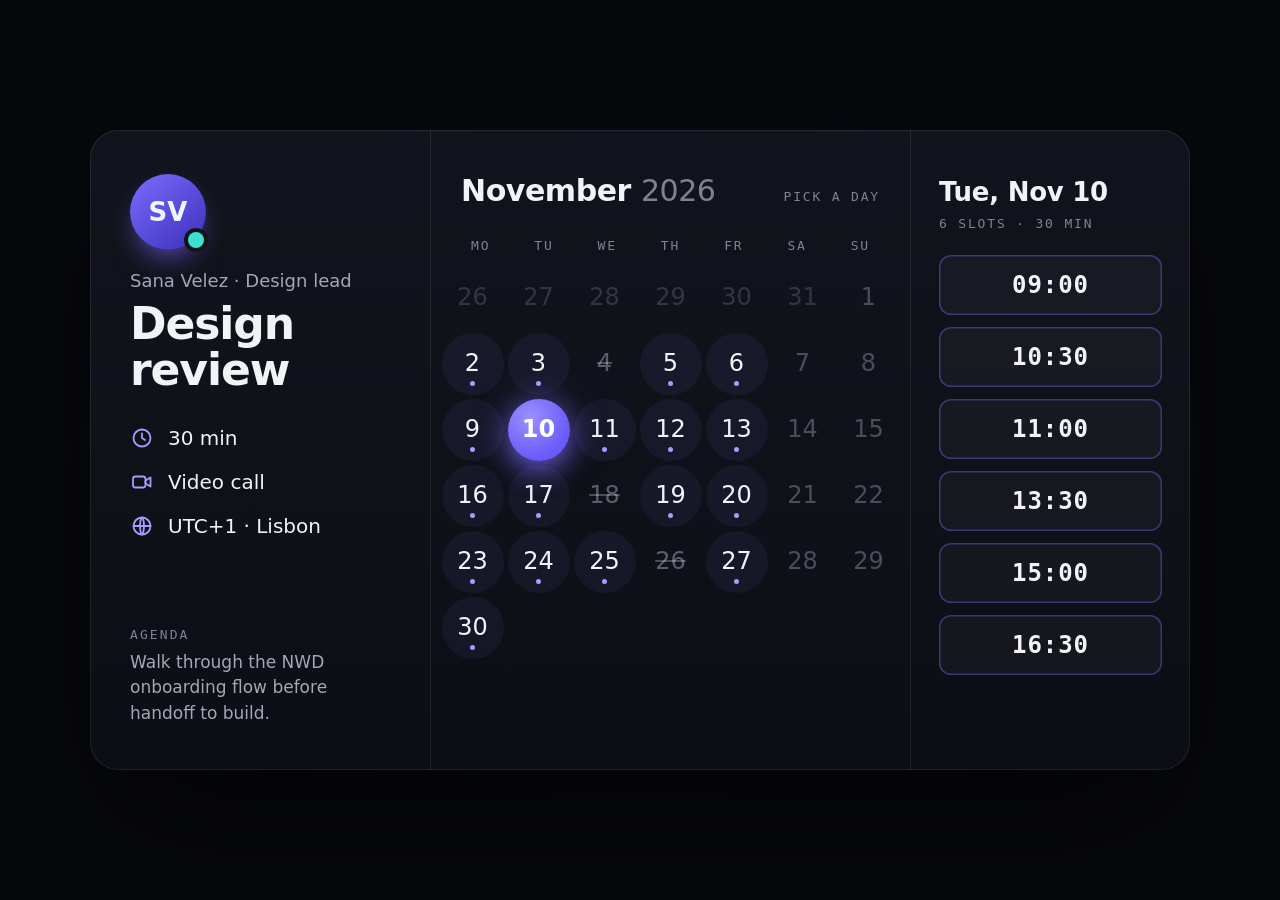
<file: index.html>
<!doctype html>
<html lang="en">
<head>
  <meta charset="utf-8">
  <meta name="viewport" content="width=device-width,initial-scale=1">
  <title>Slot Booking — veraetogrex_portfolio</title>
  <link rel="stylesheet" href="style.css">
</head>
<body>
  <!-- Slot Booking · zero dependencies · github.com/veraetogrex-portfolio -->
  <div class="sb-wash" aria-hidden="true"></div>

  <section class="sb" id="booking" aria-label="Book a design review">
    <div class="sb-box"></div>

    <div class="sb-cols">
      <div class="sb-col sb-meeting">
        <div class="sb-avatar">SV</div>
        <p class="sb-host">Sana Velez · Design lead</p>
        <h1>Design review</h1>
        <ul class="sb-meta">
          <li><svg viewBox="0 0 24 24"><circle cx="12" cy="12" r="8.5"/><path d="M12 7.5V12l3 2"/></svg>30 min</li>
          <li><svg viewBox="0 0 24 24"><rect x="3" y="6.5" width="12.5" height="11" rx="2.5"/><path d="M15.5 10.5l5-3v9l-5-3z"/></svg>Video call</li>
          <li><svg viewBox="0 0 24 24"><circle cx="12" cy="12" r="8.5"/><path d="M3.5 12h17M12 3.5c2.6 2.6 2.6 14.4 0 17M12 3.5c-2.6 2.6-2.6 14.4 0 17"/></svg>UTC+1 · Lisbon</li>
        </ul>
        <p class="sb-agenda"><b>Agenda</b>Walk through the NWD onboarding flow before handoff to build.</p>
      </div>

      <div class="sb-col sb-calendar">
        <div class="sb-month"><h2>November <span>2026</span></h2><span class="sb-tag">Pick a day</span></div>
        <div class="sb-weekdays"><span>Mo</span><span>Tu</span><span>We</span><span>Th</span><span>Fr</span><span>Sa</span><span>Su</span></div>
        <div class="sb-grid"><div class="sb-ghost"></div><div class="sb-disc"></div></div>
      </div>

      <div class="sb-col sb-slots">
        <h2 class="sb-day">Tue, Nov 10</h2>
        <p class="sb-sub" role="status">6 slots · 30 min</p>
        <div class="sb-list"></div>
      </div>
    </div>

    <div class="sb-booked" hidden>
      <svg class="sb-badge" viewBox="0 0 132 132">
        <circle cx="66" cy="66" r="60" class="sb-badge-bg"/>
        <circle cx="66" cy="66" r="60" class="sb-ring" pathLength="100"/>
        <path d="M41 68 L58 84 L92 49" class="sb-check" pathLength="100"/>
      </svg>
      <h2 class="sb-done">Booked</h2>
      <p class="sb-with">Design review with <b>Sana Velez</b></p>
      <p class="sb-when"><span class="sb-when-day"></span><i></i><span class="sb-when-time"></span></p>
      <div class="sb-actions">
        <button class="sb-add">Add to calendar</button>
        <button class="sb-again">Book another</button>
      </div>
    </div>
  </section>

  <script src="script.js"></script>
</body>
</html>
</file>
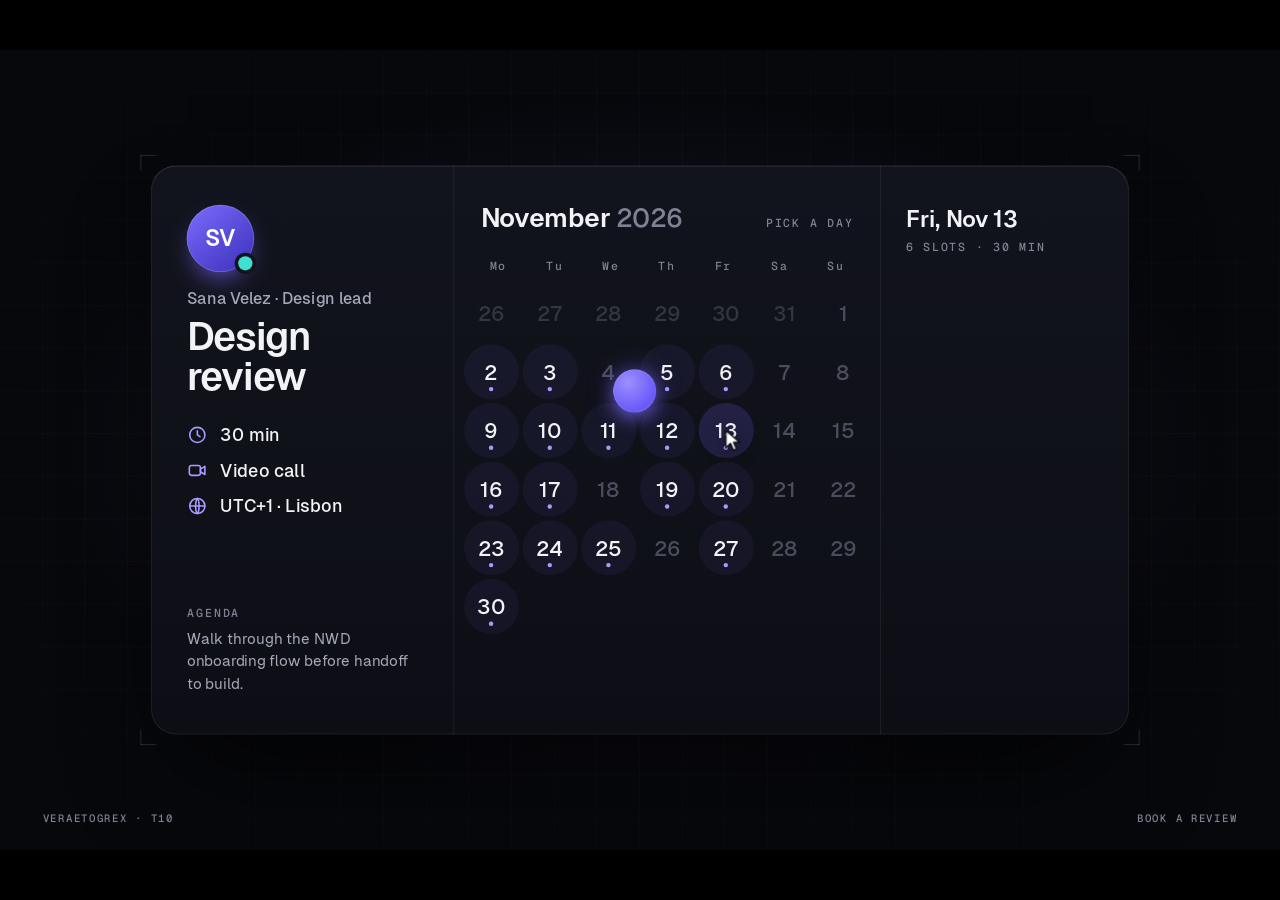
<file: mockup/slot-booking.autoplay.html>
<!doctype html>
<html lang="en">
<head>
<meta charset="utf-8">
<meta name="viewport" content="width=device-width,initial-scale=1">
<title>T10 Slot Booking — pick a day, pick a slot, done</title>
<link rel="stylesheet" href="_shared/nocturne.css">
<style>
  #stage{background:radial-gradient(ellipse 65% 60% at 50% 50%,#0E1018 0%,var(--void) 72%)}
  .halo{position:absolute;left:50%;top:50%;width:1300px;height:820px;margin:-410px 0 0 -650px;border-radius:50%;pointer-events:none;z-index:0;
    background:radial-gradient(closest-side,rgba(124,108,255,.10),rgba(124,108,255,0))}

  /* morphing container */
  .box{position:absolute;left:170px;top:130px;width:1100px;height:640px;border-radius:28px;z-index:1;
    background:linear-gradient(180deg,#12141D 0%,#0D0E15 100%);
    box-shadow:0 0 0 1px rgba(255,255,255,.08) inset,0 1px 0 rgba(255,255,255,.08) inset,0 60px 120px -40px rgba(0,0,0,.85)}
  .box .hud-corners{inset:-12px}
  .cols{position:absolute;left:170px;top:130px;width:1100px;height:640px;z-index:2;display:flex}
  .col{position:relative;height:100%}
  .col + .col{border-left:1px solid var(--line)}

  /* left — meeting card */
  .c1{width:340px;padding:44px 40px}
  .ava{position:relative;width:76px;height:76px;border-radius:50%;display:flex;align-items:center;justify-content:center;font:600 26px var(--f-text);color:#fff;
    background:linear-gradient(140deg,#7C6CFF,#3B2FB8);box-shadow:0 0 0 1px rgba(255,255,255,.18) inset,0 14px 30px -10px rgba(124,108,255,.8)}
  .ava::after{content:"";position:absolute;right:2px;bottom:2px;width:16px;height:16px;border-radius:50%;background:var(--ion);box-shadow:0 0 0 4px #12141D}
  .host{margin-top:18px;font:500 18px var(--f-text);color:var(--text-2)}
  .mt{margin-top:8px;font:600 44px/1.05 var(--f-text);letter-spacing:-.025em;color:var(--text)}
  .meta{margin-top:30px;display:flex;flex-direction:column;gap:16px}
  .meta div{display:flex;align-items:center;gap:14px;font:500 20px var(--f-text);color:var(--text)}
  .meta svg{width:24px;height:24px;color:var(--pulse-soft);flex:none}
  .desc{position:absolute;left:40px;right:40px;bottom:44px;font:400 17px/1.5 var(--f-text);color:var(--text-2)}
  .desc b{font:500 13px var(--f-mono);letter-spacing:.16em;text-transform:uppercase;color:var(--text-3);display:block;margin-bottom:8px}

  /* center — calendar */
  .c2{width:480px;padding:40px 18px 0 18px}
  .mh{display:flex;align-items:baseline;justify-content:space-between;padding:0 12px}
  .mh .m{font:600 30px var(--f-text);letter-spacing:-.015em}
  .mh .y{color:var(--text-3);font-weight:500}
  .mh .tz{font:500 13px var(--f-mono);letter-spacing:.14em;color:var(--text-3);text-transform:uppercase}
  .wd{display:grid;grid-template-columns:repeat(7,1fr);margin-top:26px;font:500 13px var(--f-mono);letter-spacing:.14em;color:var(--text-3);text-align:center}
  .cal{position:relative;display:grid;grid-template-columns:repeat(7,62px);grid-auto-rows:62px;gap:4px;justify-content:center;margin-top:14px}
  .day{position:relative;z-index:1;width:62px;height:62px;border-radius:50%;display:flex;align-items:center;justify-content:center;font:500 24px var(--f-text);color:var(--text);transition:color .2s,background .2s;outline:none}
  .day.av::after{content:"";position:absolute;left:50%;bottom:9px;width:5px;height:5px;margin-left:-2.5px;border-radius:50%;background:var(--pulse-soft);transition:opacity .2s}
  .day.av{background:rgba(124,108,255,.07)}
  .day.av.li-hover:not(.sel),.day.av:hover:not(.sel){background:rgba(124,108,255,.18)}
  .day.off{color:#4A4D5C;cursor:default}
  .day.out{color:#33353F;cursor:default}
  .day.sel{color:#fff;font-weight:700;background:transparent}
  .day.sel::after{opacity:0}
  .day.today{box-shadow:0 0 0 1.5px rgba(255,255,255,.18) inset}
  .day:focus-visible{box-shadow:0 0 0 2px var(--pulse-soft)}
  .disc{position:absolute;left:0;top:0;width:62px;height:62px;border-radius:50%;z-index:0;pointer-events:none;will-change:transform;
    background:radial-gradient(circle at 35% 30%,#9C90FF,var(--pulse-btn) 70%);box-shadow:0 0 0 1px rgba(255,255,255,.18) inset,0 10px 30px -6px rgba(124,108,255,.9),0 0 40px -6px rgba(124,108,255,.7)}
  .trail{position:absolute;left:0;top:0;width:62px;height:62px;border-radius:50%;z-index:0;pointer-events:none;border:2px solid var(--pulse);opacity:0}

  /* right — slots */
  .c3{width:280px;padding:44px 28px 0 28px}
  .sh{font:600 26px var(--f-text);letter-spacing:-.01em;white-space:nowrap}
  .ss{margin-top:6px;font:500 13px var(--f-mono);letter-spacing:.14em;color:var(--text-3);text-transform:uppercase}
  .slots{margin-top:24px;display:flex;flex-direction:column;gap:12px}
  .slot{position:relative;height:60px}
  .slot .tm{position:absolute;left:0;top:0;height:60px;width:100%;border-radius:12px;font:600 24px var(--f-display);letter-spacing:.06em;color:var(--text);
    background:rgba(255,255,255,.03);box-shadow:0 0 0 1.5px rgba(124,108,255,.38) inset;transition:width .42s var(--ease-out),background .2s,box-shadow .2s,color .2s;outline:none;z-index:1}
  .slot .tm.li-hover,.slot .tm:hover{background:rgba(124,108,255,.12);box-shadow:0 0 0 1.5px rgba(124,108,255,.7) inset}
  .slot .tm:focus-visible{box-shadow:0 0 0 2px #fff inset}
  .slot .cf{position:absolute;right:0;top:0;height:60px;width:calc(50% - 5px);border-radius:12px;font:600 18px var(--f-text);color:#fff;background:var(--pulse-btn);
    box-shadow:0 0 0 1px rgba(255,255,255,.14) inset,0 10px 26px -8px rgba(124,108,255,.9);opacity:0;transform:translateX(-70%) scale(.92);pointer-events:none;
    transition:transform .46s var(--ease-back),opacity .25s;outline:none}
  .slot .cf.li-hover,.slot .cf:hover{background:#7D6EFF}
  .slot.sel .tm{width:calc(50% - 5px);background:#1B1A33;color:#fff;box-shadow:0 0 0 1.5px var(--pulse) inset}
  .slot.sel .cf{opacity:1;transform:none;pointer-events:auto}

  /* booked */
  .booked{position:absolute;left:440px;top:150px;width:560px;height:600px;z-index:3;display:none;flex-direction:column;align-items:center;text-align:center;padding-top:62px}
  .booked.on{display:flex}
  .badge{position:relative;width:132px;height:132px}
  .badge svg{position:absolute;inset:0}
  .badge .glow{position:absolute;inset:0;border-radius:50%;box-shadow:0 0 60px 6px rgba(63,224,208,.35);opacity:0}
  .bk{margin-top:28px;font:700 60px/1 var(--f-display);letter-spacing:.04em;text-transform:uppercase;color:var(--ion)}
  .bw{margin-top:14px;font:500 21px var(--f-text);color:var(--text-2)}
  .bw b{color:var(--text);font-weight:600}
  .when{margin-top:26px;display:flex;align-items:center;gap:14px;height:64px;padding:0 24px;border-radius:14px;background:rgba(255,255,255,.04);box-shadow:0 0 0 1px var(--line-2) inset;font:600 26px var(--f-text);letter-spacing:-.01em}
  .when i{width:1px;height:26px;background:var(--line-2)}
  .when span{font-family:var(--f-display);letter-spacing:.04em}
  .acts{margin-top:34px;display:flex;gap:14px}
  .acts .btn{height:58px;font-size:18px}
  .add{background:var(--ion);color:#05221F;box-shadow:0 12px 34px -12px rgba(63,224,208,.9)}
  .add.li-hover,.add:hover{box-shadow:0 0 0 5px rgba(63,224,208,.18),0 12px 34px -10px rgba(63,224,208,1)}
  .again.li-hover,.again:hover{background:rgba(255,255,255,.1)}
  .bk-in > *{will-change:transform,opacity}

  /* payoff: Ion floods the screen from the badge when the booking lands */
  .flood{position:absolute;left:720px;top:278px;width:3000px;height:3000px;margin:-1500px 0 0 -1500px;border-radius:50%;z-index:0;pointer-events:none;opacity:0;will-change:transform,opacity;
    background:radial-gradient(closest-side,rgba(63,224,208,.46),rgba(63,224,208,.22) 28%,rgba(63,224,208,.08) 58%,rgba(63,224,208,0))}
  .bwave{position:absolute;left:0;top:0;width:132px;height:132px;border-radius:50%;border:2px solid var(--ion);opacity:0;pointer-events:none}
  .box{transition:box-shadow .5s}
  .box.won{box-shadow:0 0 0 1px rgba(63,224,208,.45) inset,0 0 0 1px rgba(63,224,208,.15),0 0 90px -10px rgba(63,224,208,.45),0 60px 120px -40px rgba(0,0,0,.85)}
</style>
</head>
<body>
<div id="stage" class="grid" data-title="T10 Slot Booking" data-url="veraetogrex-portfolio.github.io/book/design-review">
  <div class="halo"></div>
  <div class="flood" id="flood"></div>
  <div class="box" id="box"><div class="hud-corners"></div></div>

  <div class="cols" id="cols">
    <div class="col c1">
      <div class="ava">SV</div>
      <div class="host">Sana Velez · Design lead</div>
      <div class="mt">Design review</div>
      <div class="meta">
        <div><svg viewBox="0 0 24 24" fill="none" stroke="currentColor" stroke-width="1.8" stroke-linecap="round"><circle cx="12" cy="12" r="8.5"/><path d="M12 7.5V12l3 2"/></svg>30 min</div>
        <div><svg viewBox="0 0 24 24" fill="none" stroke="currentColor" stroke-width="1.8" stroke-linejoin="round"><rect x="3" y="6.5" width="12.5" height="11" rx="2.5"/><path d="M15.5 10.5l5-3v9l-5-3z"/></svg>Video call</div>
        <div><svg viewBox="0 0 24 24" fill="none" stroke="currentColor" stroke-width="1.8" stroke-linecap="round"><circle cx="12" cy="12" r="8.5"/><path d="M3.5 12h17M12 3.5c2.6 2.6 2.6 14.4 0 17M12 3.5c-2.6 2.6-2.6 14.4 0 17"/></svg>UTC+1 · Lisbon</div>
      </div>
      <div class="desc"><b>Agenda</b>Walk through the NWD onboarding flow before handoff to build.</div>
    </div>

    <div class="col c2">
      <div class="mh"><div class="m">November <span class="y">2026</span></div><div class="tz">Pick a day</div></div>
      <div class="wd"><span>Mo</span><span>Tu</span><span>We</span><span>Th</span><span>Fr</span><span>Sa</span><span>Su</span></div>
      <div class="cal" id="grid"><div class="trail" id="ghost"></div><div class="disc" id="disc"></div></div>
    </div>

    <div class="col c3">
      <div class="sh" id="sh">Tue, Nov 10</div>
      <div class="ss" id="ss">6 slots · 30 min</div>
      <div class="slots" id="slots"></div>
    </div>
  </div>

  <div class="booked" id="booked">
    <div class="badge" id="badge">
      <div class="glow" id="bglow"></div><div class="bwave"></div><div class="bwave"></div>
      <svg width="132" height="132" viewBox="0 0 132 132">
        <circle cx="66" cy="66" r="60" fill="rgba(63,224,208,.08)" stroke="rgba(63,224,208,.18)" stroke-width="2"/>
        <circle id="bring" cx="66" cy="66" r="60" fill="none" stroke="#3FE0D0" stroke-width="4" stroke-linecap="round" pathLength="100" stroke-dasharray="100" stroke-dashoffset="100" transform="rotate(-90 66 66)"/>
        <path id="bcheck" d="M41 68 L58 84 L92 49" fill="none" stroke="#3FE0D0" stroke-width="9" stroke-linecap="round" stroke-linejoin="round" pathLength="100" stroke-dasharray="100" stroke-dashoffset="100"/>
      </svg>
    </div>
    <div class="bk">Booked</div>
    <div class="bw">Design review with <b>Sana Velez</b></div>
    <div class="when" id="when"><span id="wd">Fri, Nov 13</span><i></i><span id="wt">14:30–15:00</span></div>
    <div class="acts">
      <button class="btn add" id="add"><svg width="20" height="20" viewBox="0 0 24 24" fill="none" stroke="currentColor" stroke-width="2.2" stroke-linecap="round"><rect x="3.5" y="5" width="17" height="15.5" rx="2.5"/><path d="M3.5 10h17M8 3v4M16 3v4"/></svg><span>Add to calendar</span></button>
      <button class="btn ghost again" id="again">Book another</button>
    </div>
  </div>

  <div class="status-line"><span>Veraetogrex · T10</span><span>Book a review</span></div>
</div>

<script>window.AUTOPLAY = true;</script>
<script src="_shared/stage.js"></script>
<script>
const $ = s => document.querySelector(s);
const $$ = s => [...document.querySelectorAll(s)];
const grid = $('#grid'), disc = $('#disc'), ghost = $('#ghost'), slotsEl = $('#slots');
const box = $('#box'), cols = $('#cols'), booked = $('#booked');
const WD = ['Mon', 'Tue', 'Wed', 'Thu', 'Fri', 'Sat', 'Sun'];
const FULL = new Set([4, 18, 26]);
const POOL = ['09:00', '09:30', '10:00', '10:30', '11:00', '11:30', '13:00', '13:30', '14:00', '14:30', '15:00', '15:30', '16:00', '16:30', '17:00', '17:30'];
function slotsFor(d) {
  if (d === 10) return ['09:00', '10:30', '11:00', '13:30', '15:00', '16:30'];
  if (d === 13) return ['09:30', '11:00', '13:00', '14:30', '16:00', '17:30'];
  const out = []; let k = (d * 7) % 3;
  while (out.length < 6 && k < POOL.length) { out.push(POOL[k]); k += 2 + ((d + k) % 2); }
  return out;
}
const dow = d => (d - 2 + 7 * 10) % 7;   // Nov 2, 2026 is a Monday

// ---- calendar ----
const cells = {};
for (let d = 26; d <= 31; d++) { const b = document.createElement('div'); b.className = 'day out'; b.textContent = d; grid.appendChild(b); }
for (let d = 1; d <= 30; d++) {
  const b = document.createElement('button');
  const wk = dow(d) >= 5, av = !wk && !FULL.has(d) && d >= 2;
  b.className = 'day ' + (av ? 'av' : 'off');
  b.textContent = d; b.dataset.d = d;
  if (av) { b.addEventListener('click', () => pickDay(Stage.ctx(), d)); b.setAttribute('aria-label', `November ${d}`); }
  else b.tabIndex = -1;
  grid.appendChild(b); cells[d] = b;
}
const posOf = d => [cells[d].offsetLeft, cells[d].offsetTop];

// ---- state ----
let day = 10, slot = null, flying = null, phase = 'pick';

function label(d) { return `${WD[dow(d)]}, Nov ${d}`; }
function renderSlots(d, s) {
  slotsEl.innerHTML = '';
  slotsFor(d).forEach((t, k) => {
    const r = document.createElement('div'); r.className = 'slot'; r.dataset.t = t;
    r.innerHTML = `<button class="tm">${t}</button><button class="cf">Confirm</button>`;
    r.querySelector('.tm').addEventListener('click', () => pickSlot(r));
    r.querySelector('.cf').addEventListener('click', () => book(Stage.ctx()));
    slotsEl.appendChild(r);
    if (s) r.animate([{ opacity: 0, transform: 'translateY(18px) scale(.97)' }, { opacity: 1, transform: 'none' }], { duration: 420, delay: 40 + k * 55, easing: 'cubic-bezier(.2,.8,.2,1)', fill: 'backwards' });
  });
  $('#sh').textContent = label(d);
  $('#ss').textContent = `${slotsFor(d).length} slots · 30 min`;
}
function placeDisc(d) { const [x, y] = posOf(d); disc.style.transform = `translate(${x}px,${y}px)`; disc.style.zIndex = ''; }

// FLIP flight along an arc
async function pickDay(s, d) {
  if (phase !== 'pick' || d === day) return;
  const from = day; day = d; slot = null;
  const [x0, y0] = posOf(from), [x1, y1] = posOf(d);
  cells[from].classList.remove('sel');
  // slots: old ones leave, new ones cascade in
  const old = $$('.slot');
  old.forEach((r, k) => r.animate([{ opacity: 1, transform: 'none' }, { opacity: 0, transform: 'translateX(16px)' }], { duration: 160, delay: k * 22, easing: 'ease-in', fill: 'forwards' }));
  $('#sh').animate([{ opacity: 1 }, { opacity: 0 }, { opacity: 1 }], { duration: 380 });
  s.later(() => renderSlots(d, true), 190);
  // ghost ring at the origin
  ghost.style.transform = `translate(${x0}px,${y0}px)`;
  ghost.animate([{ opacity: .8, transform: `translate(${x0}px,${y0}px) scale(1)` }, { opacity: 0, transform: `translate(${x0}px,${y0}px) scale(1.5)` }], { duration: 500, easing: 'ease-out' });
  const dist = Math.hypot(x1 - x0, y1 - y0), mx = (x0 + x1) / 2, my = (y0 + y1) / 2 - Math.max(40, dist * .45);
  let landed = false;
  disc.style.zIndex = 2;
  const my_ = flying = s.tween(450, (t, p) => {
    const u = 1 - t, x = u * u * x0 + 2 * u * t * mx + t * t * x1, y = u * u * y0 + 2 * u * t * my + t * t * y1;
    const sc = 1 - .22 * Math.sin(Math.PI * p);
    disc.style.transform = `translate(${x}px,${y}px) scale(${sc})`;
    if (!landed && p > .72) { landed = true; cells[d].classList.add('sel'); disc.style.zIndex = ''; }
  }, s.ease.inOut);
  await my_;
  await s.tween(220, t => disc.style.transform = `translate(${x1}px,${y1}px) scale(${1 + .1 * Math.sin(Math.PI * t)})`, s.ease.out);
}

function pickSlot(r) {
  if (phase !== 'pick') return;
  $$('.slot.sel').forEach(e => e !== r && e.classList.remove('sel'));
  r.classList.toggle('sel');
  slot = r.classList.contains('sel') ? r.dataset.t : null;
}

const BOX0 = { x: 170, y: 130, w: 1100, h: 640 }, BOX1 = { x: 440, y: 150, w: 560, h: 600 };
function setBox(t) { const L = Stage.lerp; box.style.left = L(BOX0.x, BOX1.x, t) + 'px'; box.style.top = L(BOX0.y, BOX1.y, t) + 'px'; box.style.width = L(BOX0.w, BOX1.w, t) + 'px'; box.style.height = L(BOX0.h, BOX1.h, t) + 'px'; }
const kids = () => [...booked.children];

async function book(s) {
  if (phase !== 'pick' || !slot) return;
  phase = 'busy';
  const [h, m] = slot.split(':').map(Number), end = h * 60 + m + 30;
  $('#wd').textContent = label(day); $('#wt').textContent = `${slot}–${String(end / 60 | 0).padStart(2, '0')}:${String(end % 60).padStart(2, '0')}`;
  // collapse toward the centre: columns shrink and fade while the box morphs into the card
  const morph = s.tween(560, (t, p) => {
    setBox(t); const q = Math.min(1, p / .4);
    cols.style.opacity = 1 - q; cols.style.transform = `scale(${1 - .1 * s.ease.out(q)})`;
  }, s.ease.inOut);
  await s.wait(330);
  booked.classList.add('on');
  const ring = $('#bring'), chk = $('#bcheck');
  kids().forEach((e, k) => e.animate([{ opacity: 0, transform: k === 0 ? 'scale(.6)' : 'translateY(16px)' }, { opacity: 1, transform: 'none' }], { duration: 460, delay: k === 0 ? 0 : 140 + k * 70, easing: k === 0 ? 'cubic-bezier(.34,1.56,.64,1)' : 'cubic-bezier(.2,.8,.2,1)', fill: 'backwards' }));
  await s.tween(440, t => ring.setAttribute('stroke-dashoffset', 100 - 100 * t), s.ease.inOut);
  await morph; cols.style.visibility = 'hidden';
  $('#bglow').style.opacity = 1;
  $('#bglow').animate([{ opacity: 0, transform: 'scale(.8)' }, { opacity: 1, transform: 'scale(1)' }], { duration: 500, easing: 'ease-out' });
  flood(s);
  await s.tween(380, t => chk.setAttribute('stroke-dashoffset', 100 - 100 * t), s.ease.out);
  phase = 'booked';
}

function flood(s) {
  const f = $('#flood'), waves = $$('.bwave');
  box.classList.add('won');
  s.tween(1200, (t, p) => {
    f.style.transform = `scale(${.05 + .95 * t})`;
    f.style.opacity = p < .12 ? p / .12 : 1 - .55 * (p - .12) / .88;
  }, s.ease.out).catch(() => {});
  const wave = w => s.tween(1100, (t, p) => { w.style.transform = `scale(${1 + 1.6 * t})`; w.style.opacity = .65 * (1 - p); }, s.ease.out).catch(() => {});
  wave(waves[0]); s.later(() => wave(waves[1]), 180);
}

async function again(s) {
  if (phase !== 'booked') return;
  phase = 'busy';
  const f0 = parseFloat($('#flood').style.opacity) || 0;
  box.classList.remove('won');
  s.tween(420, t => $('#flood').style.opacity = f0 * (1 - t), s.ease.out).catch(() => {});
  const fade = s.tween(240, t => { booked.style.opacity = 1 - t; booked.style.filter = `blur(${t * 10}px)`; booked.style.transform = `scale(${1 - .05 * t})`; }, s.ease.in);
  await s.wait(110);
  const morph = s.tween(520, t => setBox(1 - t), s.ease.inOut);
  await fade;
  booked.classList.remove('on'); booked.style.opacity = ''; booked.style.filter = ''; booked.style.transform = '';
  restoreCalendar();
  await s.wait(30);
  cols.style.visibility = ''; cols.style.opacity = 1;
  cols.animate([{ transform: 'scale(.94)' }, { transform: 'scale(1)' }], { duration: 520, easing: 'cubic-bezier(.2,.8,.2,1)' });
  cols.style.transform = '';
  $$('.col').forEach((c, k) => c.animate([{ opacity: 0, transform: 'translateY(14px)' }, { opacity: 1, transform: 'none' }], { duration: 420, delay: k * 60, easing: 'cubic-bezier(.2,.8,.2,1)', fill: 'backwards' }));
  await morph;
  await s.wait(380);
  phase = 'pick';
}

function restoreCalendar() {
  Object.values(cells).forEach(c => c.classList.remove('sel'));
  day = 10; slot = null; cells[10].classList.add('sel'); placeDisc(10);
  renderSlots(10, false);
  $('#bring').setAttribute('stroke-dashoffset', 100); $('#bcheck').setAttribute('stroke-dashoffset', 100); $('#bglow').style.opacity = 0;
  $('#add span').textContent = 'Add to calendar';
}

$('#again').addEventListener('click', () => again(Stage.ctx()));
$('#add').addEventListener('click', () => { $('#add span').textContent = 'Added ✓'; });

function reset() {
  phase = 'pick';
  booked.classList.remove('on'); booked.style.opacity = ''; booked.style.filter = ''; booked.style.transform = '';
  cols.style.visibility = ''; cols.style.opacity = 1; cols.style.transform = '';
  setBox(0);
  restoreCalendar();
  $('#flood').style.opacity = 0; box.classList.remove('won');
  $$('.bwave').forEach(w => w.style.opacity = 0);
}

const START = [1004, 826];
Stage.init({
  reset,
  cursorStart: START,
  async demo(s) {
    const t0 = performance.now();
    await s.wait(120);
    await s.click(cells[13], { ms: 440 });                       // ≈0.65 s  pick the 13th
    await s.until(t0, 960);
    const r = $$('.slot').find(e => e.dataset.t === '14:30');
    await s.click(r.querySelector('.tm'), { ms: 420, dx: -40 });   // ≈1.45 s  slot splits
    await s.until(t0, 1880);
    await s.click(r.querySelector('.cf'), { ms: 340 });           // ≈2.3 s  confirm -> collapse
    await s.until(t0, 3880);
    await s.click($('#again'), { ms: 420 });                     // ≈4.4 s  book another
    await s.until(t0, 5080);
    await s.move(START, 560, { arc: -.12 });
    await s.until(t0, 6000);
  },
});
</script>
</body>
</html>
</file>
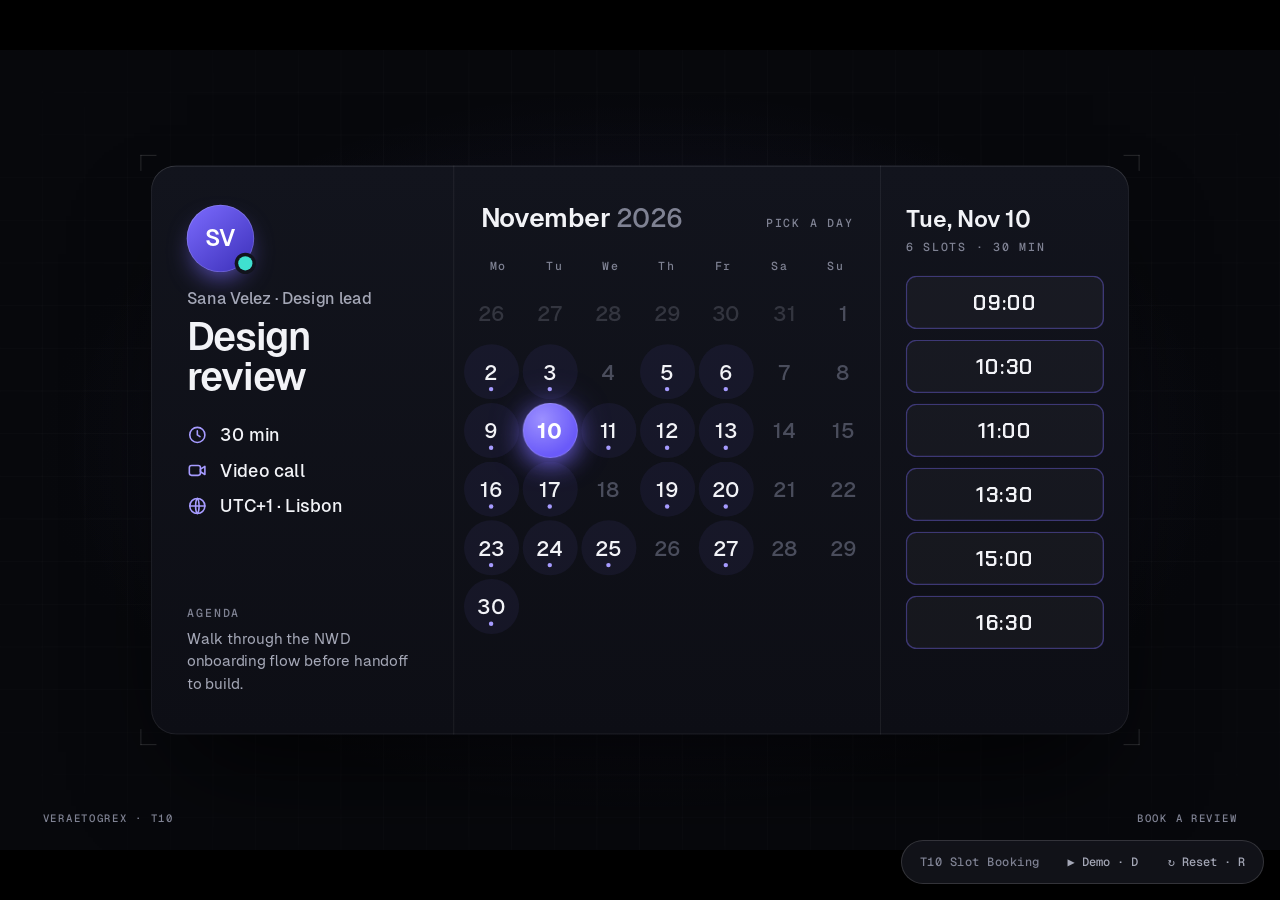
<file: mockup/slot-booking.html>
<!doctype html>
<html lang="en">
<head>
<meta charset="utf-8">
<meta name="viewport" content="width=device-width,initial-scale=1">
<title>T10 Slot Booking — pick a day, pick a slot, done</title>
<link rel="stylesheet" href="_shared/nocturne.css">
<style>
  #stage{background:radial-gradient(ellipse 65% 60% at 50% 50%,#0E1018 0%,var(--void) 72%)}
  .halo{position:absolute;left:50%;top:50%;width:1300px;height:820px;margin:-410px 0 0 -650px;border-radius:50%;pointer-events:none;z-index:0;
    background:radial-gradient(closest-side,rgba(124,108,255,.10),rgba(124,108,255,0))}

  /* morphing container */
  .box{position:absolute;left:170px;top:130px;width:1100px;height:640px;border-radius:28px;z-index:1;
    background:linear-gradient(180deg,#12141D 0%,#0D0E15 100%);
    box-shadow:0 0 0 1px rgba(255,255,255,.08) inset,0 1px 0 rgba(255,255,255,.08) inset,0 60px 120px -40px rgba(0,0,0,.85)}
  .box .hud-corners{inset:-12px}
  .cols{position:absolute;left:170px;top:130px;width:1100px;height:640px;z-index:2;display:flex}
  .col{position:relative;height:100%}
  .col + .col{border-left:1px solid var(--line)}

  /* left — meeting card */
  .c1{width:340px;padding:44px 40px}
  .ava{position:relative;width:76px;height:76px;border-radius:50%;display:flex;align-items:center;justify-content:center;font:600 26px var(--f-text);color:#fff;
    background:linear-gradient(140deg,#7C6CFF,#3B2FB8);box-shadow:0 0 0 1px rgba(255,255,255,.18) inset,0 14px 30px -10px rgba(124,108,255,.8)}
  .ava::after{content:"";position:absolute;right:2px;bottom:2px;width:16px;height:16px;border-radius:50%;background:var(--ion);box-shadow:0 0 0 4px #12141D}
  .host{margin-top:18px;font:500 18px var(--f-text);color:var(--text-2)}
  .mt{margin-top:8px;font:600 44px/1.05 var(--f-text);letter-spacing:-.025em;color:var(--text)}
  .meta{margin-top:30px;display:flex;flex-direction:column;gap:16px}
  .meta div{display:flex;align-items:center;gap:14px;font:500 20px var(--f-text);color:var(--text)}
  .meta svg{width:24px;height:24px;color:var(--pulse-soft);flex:none}
  .desc{position:absolute;left:40px;right:40px;bottom:44px;font:400 17px/1.5 var(--f-text);color:var(--text-2)}
  .desc b{font:500 13px var(--f-mono);letter-spacing:.16em;text-transform:uppercase;color:var(--text-3);display:block;margin-bottom:8px}

  /* center — calendar */
  .c2{width:480px;padding:40px 18px 0 18px}
  .mh{display:flex;align-items:baseline;justify-content:space-between;padding:0 12px}
  .mh .m{font:600 30px var(--f-text);letter-spacing:-.015em}
  .mh .y{color:var(--text-3);font-weight:500}
  .mh .tz{font:500 13px var(--f-mono);letter-spacing:.14em;color:var(--text-3);text-transform:uppercase}
  .wd{display:grid;grid-template-columns:repeat(7,1fr);margin-top:26px;font:500 13px var(--f-mono);letter-spacing:.14em;color:var(--text-3);text-align:center}
  .cal{position:relative;display:grid;grid-template-columns:repeat(7,62px);grid-auto-rows:62px;gap:4px;justify-content:center;margin-top:14px}
  .day{position:relative;z-index:1;width:62px;height:62px;border-radius:50%;display:flex;align-items:center;justify-content:center;font:500 24px var(--f-text);color:var(--text);transition:color .2s,background .2s;outline:none}
  .day.av::after{content:"";position:absolute;left:50%;bottom:9px;width:5px;height:5px;margin-left:-2.5px;border-radius:50%;background:var(--pulse-soft);transition:opacity .2s}
  .day.av{background:rgba(124,108,255,.07)}
  .day.av.li-hover:not(.sel),.day.av:hover:not(.sel){background:rgba(124,108,255,.18)}
  .day.off{color:#4A4D5C;cursor:default}
  .day.out{color:#33353F;cursor:default}
  .day.sel{color:#fff;font-weight:700;background:transparent}
  .day.sel::after{opacity:0}
  .day.today{box-shadow:0 0 0 1.5px rgba(255,255,255,.18) inset}
  .day:focus-visible{box-shadow:0 0 0 2px var(--pulse-soft)}
  .disc{position:absolute;left:0;top:0;width:62px;height:62px;border-radius:50%;z-index:0;pointer-events:none;will-change:transform;
    background:radial-gradient(circle at 35% 30%,#9C90FF,var(--pulse-btn) 70%);box-shadow:0 0 0 1px rgba(255,255,255,.18) inset,0 10px 30px -6px rgba(124,108,255,.9),0 0 40px -6px rgba(124,108,255,.7)}
  .trail{position:absolute;left:0;top:0;width:62px;height:62px;border-radius:50%;z-index:0;pointer-events:none;border:2px solid var(--pulse);opacity:0}

  /* right — slots */
  .c3{width:280px;padding:44px 28px 0 28px}
  .sh{font:600 26px var(--f-text);letter-spacing:-.01em;white-space:nowrap}
  .ss{margin-top:6px;font:500 13px var(--f-mono);letter-spacing:.14em;color:var(--text-3);text-transform:uppercase}
  .slots{margin-top:24px;display:flex;flex-direction:column;gap:12px}
  .slot{position:relative;height:60px}
  .slot .tm{position:absolute;left:0;top:0;height:60px;width:100%;border-radius:12px;font:600 24px var(--f-display);letter-spacing:.06em;color:var(--text);
    background:rgba(255,255,255,.03);box-shadow:0 0 0 1.5px rgba(124,108,255,.38) inset;transition:width .42s var(--ease-out),background .2s,box-shadow .2s,color .2s;outline:none;z-index:1}
  .slot .tm.li-hover,.slot .tm:hover{background:rgba(124,108,255,.12);box-shadow:0 0 0 1.5px rgba(124,108,255,.7) inset}
  .slot .tm:focus-visible{box-shadow:0 0 0 2px #fff inset}
  .slot .cf{position:absolute;right:0;top:0;height:60px;width:calc(50% - 5px);border-radius:12px;font:600 18px var(--f-text);color:#fff;background:var(--pulse-btn);
    box-shadow:0 0 0 1px rgba(255,255,255,.14) inset,0 10px 26px -8px rgba(124,108,255,.9);opacity:0;transform:translateX(-70%) scale(.92);pointer-events:none;
    transition:transform .46s var(--ease-back),opacity .25s;outline:none}
  .slot .cf.li-hover,.slot .cf:hover{background:#7D6EFF}
  .slot.sel .tm{width:calc(50% - 5px);background:#1B1A33;color:#fff;box-shadow:0 0 0 1.5px var(--pulse) inset}
  .slot.sel .cf{opacity:1;transform:none;pointer-events:auto}

  /* booked */
  .booked{position:absolute;left:440px;top:150px;width:560px;height:600px;z-index:3;display:none;flex-direction:column;align-items:center;text-align:center;padding-top:62px}
  .booked.on{display:flex}
  .badge{position:relative;width:132px;height:132px}
  .badge svg{position:absolute;inset:0}
  .badge .glow{position:absolute;inset:0;border-radius:50%;box-shadow:0 0 60px 6px rgba(63,224,208,.35);opacity:0}
  .bk{margin-top:28px;font:700 60px/1 var(--f-display);letter-spacing:.04em;text-transform:uppercase;color:var(--ion)}
  .bw{margin-top:14px;font:500 21px var(--f-text);color:var(--text-2)}
  .bw b{color:var(--text);font-weight:600}
  .when{margin-top:26px;display:flex;align-items:center;gap:14px;height:64px;padding:0 24px;border-radius:14px;background:rgba(255,255,255,.04);box-shadow:0 0 0 1px var(--line-2) inset;font:600 26px var(--f-text);letter-spacing:-.01em}
  .when i{width:1px;height:26px;background:var(--line-2)}
  .when span{font-family:var(--f-display);letter-spacing:.04em}
  .acts{margin-top:34px;display:flex;gap:14px}
  .acts .btn{height:58px;font-size:18px}
  .add{background:var(--ion);color:#05221F;box-shadow:0 12px 34px -12px rgba(63,224,208,.9)}
  .add.li-hover,.add:hover{box-shadow:0 0 0 5px rgba(63,224,208,.18),0 12px 34px -10px rgba(63,224,208,1)}
  .again.li-hover,.again:hover{background:rgba(255,255,255,.1)}
  .bk-in > *{will-change:transform,opacity}

  /* payoff: Ion floods the screen from the badge when the booking lands */
  .flood{position:absolute;left:720px;top:278px;width:3000px;height:3000px;margin:-1500px 0 0 -1500px;border-radius:50%;z-index:0;pointer-events:none;opacity:0;will-change:transform,opacity;
    background:radial-gradient(closest-side,rgba(63,224,208,.46),rgba(63,224,208,.22) 28%,rgba(63,224,208,.08) 58%,rgba(63,224,208,0))}
  .bwave{position:absolute;left:0;top:0;width:132px;height:132px;border-radius:50%;border:2px solid var(--ion);opacity:0;pointer-events:none}
  .box{transition:box-shadow .5s}
  .box.won{box-shadow:0 0 0 1px rgba(63,224,208,.45) inset,0 0 0 1px rgba(63,224,208,.15),0 0 90px -10px rgba(63,224,208,.45),0 60px 120px -40px rgba(0,0,0,.85)}
</style>
</head>
<body>
<div id="stage" class="grid" data-title="T10 Slot Booking" data-url="veraetogrex-portfolio.github.io/book/design-review">
  <div class="halo"></div>
  <div class="flood" id="flood"></div>
  <div class="box" id="box"><div class="hud-corners"></div></div>

  <div class="cols" id="cols">
    <div class="col c1">
      <div class="ava">SV</div>
      <div class="host">Sana Velez · Design lead</div>
      <div class="mt">Design review</div>
      <div class="meta">
        <div><svg viewBox="0 0 24 24" fill="none" stroke="currentColor" stroke-width="1.8" stroke-linecap="round"><circle cx="12" cy="12" r="8.5"/><path d="M12 7.5V12l3 2"/></svg>30 min</div>
        <div><svg viewBox="0 0 24 24" fill="none" stroke="currentColor" stroke-width="1.8" stroke-linejoin="round"><rect x="3" y="6.5" width="12.5" height="11" rx="2.5"/><path d="M15.5 10.5l5-3v9l-5-3z"/></svg>Video call</div>
        <div><svg viewBox="0 0 24 24" fill="none" stroke="currentColor" stroke-width="1.8" stroke-linecap="round"><circle cx="12" cy="12" r="8.5"/><path d="M3.5 12h17M12 3.5c2.6 2.6 2.6 14.4 0 17M12 3.5c-2.6 2.6-2.6 14.4 0 17"/></svg>UTC+1 · Lisbon</div>
      </div>
      <div class="desc"><b>Agenda</b>Walk through the NWD onboarding flow before handoff to build.</div>
    </div>

    <div class="col c2">
      <div class="mh"><div class="m">November <span class="y">2026</span></div><div class="tz">Pick a day</div></div>
      <div class="wd"><span>Mo</span><span>Tu</span><span>We</span><span>Th</span><span>Fr</span><span>Sa</span><span>Su</span></div>
      <div class="cal" id="grid"><div class="trail" id="ghost"></div><div class="disc" id="disc"></div></div>
    </div>

    <div class="col c3">
      <div class="sh" id="sh">Tue, Nov 10</div>
      <div class="ss" id="ss">6 slots · 30 min</div>
      <div class="slots" id="slots"></div>
    </div>
  </div>

  <div class="booked" id="booked">
    <div class="badge" id="badge">
      <div class="glow" id="bglow"></div><div class="bwave"></div><div class="bwave"></div>
      <svg width="132" height="132" viewBox="0 0 132 132">
        <circle cx="66" cy="66" r="60" fill="rgba(63,224,208,.08)" stroke="rgba(63,224,208,.18)" stroke-width="2"/>
        <circle id="bring" cx="66" cy="66" r="60" fill="none" stroke="#3FE0D0" stroke-width="4" stroke-linecap="round" pathLength="100" stroke-dasharray="100" stroke-dashoffset="100" transform="rotate(-90 66 66)"/>
        <path id="bcheck" d="M41 68 L58 84 L92 49" fill="none" stroke="#3FE0D0" stroke-width="9" stroke-linecap="round" stroke-linejoin="round" pathLength="100" stroke-dasharray="100" stroke-dashoffset="100"/>
      </svg>
    </div>
    <div class="bk">Booked</div>
    <div class="bw">Design review with <b>Sana Velez</b></div>
    <div class="when" id="when"><span id="wd">Fri, Nov 13</span><i></i><span id="wt">14:30–15:00</span></div>
    <div class="acts">
      <button class="btn add" id="add"><svg width="20" height="20" viewBox="0 0 24 24" fill="none" stroke="currentColor" stroke-width="2.2" stroke-linecap="round"><rect x="3.5" y="5" width="17" height="15.5" rx="2.5"/><path d="M3.5 10h17M8 3v4M16 3v4"/></svg><span>Add to calendar</span></button>
      <button class="btn ghost again" id="again">Book another</button>
    </div>
  </div>

  <div class="status-line"><span>Veraetogrex · T10</span><span>Book a review</span></div>
</div>

<script src="_shared/stage.js"></script>
<script>
const $ = s => document.querySelector(s);
const $$ = s => [...document.querySelectorAll(s)];
const grid = $('#grid'), disc = $('#disc'), ghost = $('#ghost'), slotsEl = $('#slots');
const box = $('#box'), cols = $('#cols'), booked = $('#booked');
const WD = ['Mon', 'Tue', 'Wed', 'Thu', 'Fri', 'Sat', 'Sun'];
const FULL = new Set([4, 18, 26]);
const POOL = ['09:00', '09:30', '10:00', '10:30', '11:00', '11:30', '13:00', '13:30', '14:00', '14:30', '15:00', '15:30', '16:00', '16:30', '17:00', '17:30'];
function slotsFor(d) {
  if (d === 10) return ['09:00', '10:30', '11:00', '13:30', '15:00', '16:30'];
  if (d === 13) return ['09:30', '11:00', '13:00', '14:30', '16:00', '17:30'];
  const out = []; let k = (d * 7) % 3;
  while (out.length < 6 && k < POOL.length) { out.push(POOL[k]); k += 2 + ((d + k) % 2); }
  return out;
}
const dow = d => (d - 2 + 7 * 10) % 7;   // Nov 2, 2026 is a Monday

// ---- calendar ----
const cells = {};
for (let d = 26; d <= 31; d++) { const b = document.createElement('div'); b.className = 'day out'; b.textContent = d; grid.appendChild(b); }
for (let d = 1; d <= 30; d++) {
  const b = document.createElement('button');
  const wk = dow(d) >= 5, av = !wk && !FULL.has(d) && d >= 2;
  b.className = 'day ' + (av ? 'av' : 'off');
  b.textContent = d; b.dataset.d = d;
  if (av) { b.addEventListener('click', () => pickDay(Stage.ctx(), d)); b.setAttribute('aria-label', `November ${d}`); }
  else b.tabIndex = -1;
  grid.appendChild(b); cells[d] = b;
}
const posOf = d => [cells[d].offsetLeft, cells[d].offsetTop];

// ---- state ----
let day = 10, slot = null, flying = null, phase = 'pick';

function label(d) { return `${WD[dow(d)]}, Nov ${d}`; }
function renderSlots(d, s) {
  slotsEl.innerHTML = '';
  slotsFor(d).forEach((t, k) => {
    const r = document.createElement('div'); r.className = 'slot'; r.dataset.t = t;
    r.innerHTML = `<button class="tm">${t}</button><button class="cf">Confirm</button>`;
    r.querySelector('.tm').addEventListener('click', () => pickSlot(r));
    r.querySelector('.cf').addEventListener('click', () => book(Stage.ctx()));
    slotsEl.appendChild(r);
    if (s) r.animate([{ opacity: 0, transform: 'translateY(18px) scale(.97)' }, { opacity: 1, transform: 'none' }], { duration: 420, delay: 40 + k * 55, easing: 'cubic-bezier(.2,.8,.2,1)', fill: 'backwards' });
  });
  $('#sh').textContent = label(d);
  $('#ss').textContent = `${slotsFor(d).length} slots · 30 min`;
}
function placeDisc(d) { const [x, y] = posOf(d); disc.style.transform = `translate(${x}px,${y}px)`; disc.style.zIndex = ''; }

// FLIP flight along an arc
async function pickDay(s, d) {
  if (phase !== 'pick' || d === day) return;
  const from = day; day = d; slot = null;
  const [x0, y0] = posOf(from), [x1, y1] = posOf(d);
  cells[from].classList.remove('sel');
  // slots: old ones leave, new ones cascade in
  const old = $$('.slot');
  old.forEach((r, k) => r.animate([{ opacity: 1, transform: 'none' }, { opacity: 0, transform: 'translateX(16px)' }], { duration: 160, delay: k * 22, easing: 'ease-in', fill: 'forwards' }));
  $('#sh').animate([{ opacity: 1 }, { opacity: 0 }, { opacity: 1 }], { duration: 380 });
  s.later(() => renderSlots(d, true), 190);
  // ghost ring at the origin
  ghost.style.transform = `translate(${x0}px,${y0}px)`;
  ghost.animate([{ opacity: .8, transform: `translate(${x0}px,${y0}px) scale(1)` }, { opacity: 0, transform: `translate(${x0}px,${y0}px) scale(1.5)` }], { duration: 500, easing: 'ease-out' });
  const dist = Math.hypot(x1 - x0, y1 - y0), mx = (x0 + x1) / 2, my = (y0 + y1) / 2 - Math.max(40, dist * .45);
  let landed = false;
  disc.style.zIndex = 2;
  const my_ = flying = s.tween(450, (t, p) => {
    const u = 1 - t, x = u * u * x0 + 2 * u * t * mx + t * t * x1, y = u * u * y0 + 2 * u * t * my + t * t * y1;
    const sc = 1 - .22 * Math.sin(Math.PI * p);
    disc.style.transform = `translate(${x}px,${y}px) scale(${sc})`;
    if (!landed && p > .72) { landed = true; cells[d].classList.add('sel'); disc.style.zIndex = ''; }
  }, s.ease.inOut);
  await my_;
  await s.tween(220, t => disc.style.transform = `translate(${x1}px,${y1}px) scale(${1 + .1 * Math.sin(Math.PI * t)})`, s.ease.out);
}

function pickSlot(r) {
  if (phase !== 'pick') return;
  $$('.slot.sel').forEach(e => e !== r && e.classList.remove('sel'));
  r.classList.toggle('sel');
  slot = r.classList.contains('sel') ? r.dataset.t : null;
}

const BOX0 = { x: 170, y: 130, w: 1100, h: 640 }, BOX1 = { x: 440, y: 150, w: 560, h: 600 };
function setBox(t) { const L = Stage.lerp; box.style.left = L(BOX0.x, BOX1.x, t) + 'px'; box.style.top = L(BOX0.y, BOX1.y, t) + 'px'; box.style.width = L(BOX0.w, BOX1.w, t) + 'px'; box.style.height = L(BOX0.h, BOX1.h, t) + 'px'; }
const kids = () => [...booked.children];

async function book(s) {
  if (phase !== 'pick' || !slot) return;
  phase = 'busy';
  const [h, m] = slot.split(':').map(Number), end = h * 60 + m + 30;
  $('#wd').textContent = label(day); $('#wt').textContent = `${slot}–${String(end / 60 | 0).padStart(2, '0')}:${String(end % 60).padStart(2, '0')}`;
  // collapse toward the centre: columns shrink and fade while the box morphs into the card
  const morph = s.tween(560, (t, p) => {
    setBox(t); const q = Math.min(1, p / .4);
    cols.style.opacity = 1 - q; cols.style.transform = `scale(${1 - .1 * s.ease.out(q)})`;
  }, s.ease.inOut);
  await s.wait(330);
  booked.classList.add('on');
  const ring = $('#bring'), chk = $('#bcheck');
  kids().forEach((e, k) => e.animate([{ opacity: 0, transform: k === 0 ? 'scale(.6)' : 'translateY(16px)' }, { opacity: 1, transform: 'none' }], { duration: 460, delay: k === 0 ? 0 : 140 + k * 70, easing: k === 0 ? 'cubic-bezier(.34,1.56,.64,1)' : 'cubic-bezier(.2,.8,.2,1)', fill: 'backwards' }));
  await s.tween(440, t => ring.setAttribute('stroke-dashoffset', 100 - 100 * t), s.ease.inOut);
  await morph; cols.style.visibility = 'hidden';
  $('#bglow').style.opacity = 1;
  $('#bglow').animate([{ opacity: 0, transform: 'scale(.8)' }, { opacity: 1, transform: 'scale(1)' }], { duration: 500, easing: 'ease-out' });
  flood(s);
  await s.tween(380, t => chk.setAttribute('stroke-dashoffset', 100 - 100 * t), s.ease.out);
  phase = 'booked';
}

function flood(s) {
  const f = $('#flood'), waves = $$('.bwave');
  box.classList.add('won');
  s.tween(1200, (t, p) => {
    f.style.transform = `scale(${.05 + .95 * t})`;
    f.style.opacity = p < .12 ? p / .12 : 1 - .55 * (p - .12) / .88;
  }, s.ease.out).catch(() => {});
  const wave = w => s.tween(1100, (t, p) => { w.style.transform = `scale(${1 + 1.6 * t})`; w.style.opacity = .65 * (1 - p); }, s.ease.out).catch(() => {});
  wave(waves[0]); s.later(() => wave(waves[1]), 180);
}

async function again(s) {
  if (phase !== 'booked') return;
  phase = 'busy';
  const f0 = parseFloat($('#flood').style.opacity) || 0;
  box.classList.remove('won');
  s.tween(420, t => $('#flood').style.opacity = f0 * (1 - t), s.ease.out).catch(() => {});
  const fade = s.tween(240, t => { booked.style.opacity = 1 - t; booked.style.filter = `blur(${t * 10}px)`; booked.style.transform = `scale(${1 - .05 * t})`; }, s.ease.in);
  await s.wait(110);
  const morph = s.tween(520, t => setBox(1 - t), s.ease.inOut);
  await fade;
  booked.classList.remove('on'); booked.style.opacity = ''; booked.style.filter = ''; booked.style.transform = '';
  restoreCalendar();
  await s.wait(30);
  cols.style.visibility = ''; cols.style.opacity = 1;
  cols.animate([{ transform: 'scale(.94)' }, { transform: 'scale(1)' }], { duration: 520, easing: 'cubic-bezier(.2,.8,.2,1)' });
  cols.style.transform = '';
  $$('.col').forEach((c, k) => c.animate([{ opacity: 0, transform: 'translateY(14px)' }, { opacity: 1, transform: 'none' }], { duration: 420, delay: k * 60, easing: 'cubic-bezier(.2,.8,.2,1)', fill: 'backwards' }));
  await morph;
  await s.wait(380);
  phase = 'pick';
}

function restoreCalendar() {
  Object.values(cells).forEach(c => c.classList.remove('sel'));
  day = 10; slot = null; cells[10].classList.add('sel'); placeDisc(10);
  renderSlots(10, false);
  $('#bring').setAttribute('stroke-dashoffset', 100); $('#bcheck').setAttribute('stroke-dashoffset', 100); $('#bglow').style.opacity = 0;
  $('#add span').textContent = 'Add to calendar';
}

$('#again').addEventListener('click', () => again(Stage.ctx()));
$('#add').addEventListener('click', () => { $('#add span').textContent = 'Added ✓'; });

function reset() {
  phase = 'pick';
  booked.classList.remove('on'); booked.style.opacity = ''; booked.style.filter = ''; booked.style.transform = '';
  cols.style.visibility = ''; cols.style.opacity = 1; cols.style.transform = '';
  setBox(0);
  restoreCalendar();
  $('#flood').style.opacity = 0; box.classList.remove('won');
  $$('.bwave').forEach(w => w.style.opacity = 0);
}

const START = [1004, 826];
Stage.init({
  reset,
  cursorStart: START,
  async demo(s) {
    const t0 = performance.now();
    await s.wait(120);
    await s.click(cells[13], { ms: 440 });                       // ≈0.65 s  pick the 13th
    await s.until(t0, 960);
    const r = $$('.slot').find(e => e.dataset.t === '14:30');
    await s.click(r.querySelector('.tm'), { ms: 420, dx: -40 });   // ≈1.45 s  slot splits
    await s.until(t0, 1880);
    await s.click(r.querySelector('.cf'), { ms: 340 });           // ≈2.3 s  confirm -> collapse
    await s.until(t0, 3880);
    await s.click($('#again'), { ms: 420 });                     // ≈4.4 s  book another
    await s.until(t0, 5080);
    await s.move(START, 560, { arc: -.12 });
    await s.until(t0, 6000);
  },
});
</script>
</body>
</html>
</file>
<file: style.css>
/* Slot Booking — github.com/veraetogrex-portfolio · zero dependencies */
:root {
  --bg: #07080c;
  --text: #f2f3f7;
  --text-2: #a4a7b6;
  --text-3: #7f8293;
  --line: rgba(255, 255, 255, .08);
  --pulse: #7c6cff;
  --pulse-btn: #6a5af9;
  --pulse-soft: #a69bff;
  --ion: #3fe0d0;     /* success only */
  --flare: #ff7a45;   /* errors only */
}

* { box-sizing: border-box; }
body {
  margin: 0; min-height: 100vh; display: grid; place-items: center; overflow: hidden;
  background: radial-gradient(65% 60% at 50% 50%, #0e1018, var(--bg) 72%);
  color: var(--text); font: 16px/1.4 system-ui, -apple-system, "Segoe UI", sans-serif;
}
h1, h2, p, ul { margin: 0; padding: 0; }
button { font: inherit; color: inherit; background: none; border: 0; padding: 0; cursor: pointer; }

.sb { position: relative; width: 1100px; height: 640px; }
@media (max-width: 600px) { .sb { zoom: .34; } }

/* the card that morphs between the widget and the "Booked" card */
.sb-box {
  position: absolute; left: 0; top: 0; width: 1100px; height: 640px; border-radius: 28px;
  background: linear-gradient(#12141d, #0d0e15);
  box-shadow: 0 0 0 1px var(--line) inset, 0 60px 120px -40px rgba(0, 0, 0, .85);
  transition: box-shadow .5s;
}
.sb-box.is-won { box-shadow: 0 0 0 1px rgba(63, 224, 208, .45) inset, 0 0 90px -10px rgba(63, 224, 208, .45), 0 60px 120px -40px rgba(0, 0, 0, .85); }
.sb-cols { position: absolute; inset: 0; display: flex; }
.sb-col + .sb-col { border-left: 1px solid var(--line); }

/* ── meeting ────────────────────────────────────────── */
.sb-meeting { position: relative; width: 340px; padding: 44px 40px; }
.sb-avatar {
  position: relative; width: 76px; height: 76px; border-radius: 50%; display: grid; place-items: center; font: 600 26px system-ui, sans-serif;
  background: linear-gradient(140deg, var(--pulse), #3b2fb8); box-shadow: 0 14px 30px -10px rgba(124, 108, 255, .8);
}
.sb-avatar::after { content: ""; position: absolute; right: 2px; bottom: 2px; width: 16px; height: 16px; border-radius: 50%; background: var(--ion); box-shadow: 0 0 0 4px #12141d; }
.sb-host { margin-top: 18px; font-size: 18px; color: var(--text-2); }
.sb-meeting h1 { margin-top: 8px; font-size: 44px; font-weight: 600; letter-spacing: -.025em; line-height: 1.05; }
.sb-meta { margin-top: 30px; list-style: none; display: grid; gap: 16px; font-size: 20px; font-weight: 500; }
.sb-meta li { display: flex; align-items: center; gap: 14px; }
.sb-meta svg { width: 24px; height: 24px; fill: none; stroke: var(--pulse-soft); stroke-width: 1.8; stroke-linecap: round; stroke-linejoin: round; }
.sb-agenda { position: absolute; left: 40px; right: 40px; bottom: 44px; font-size: 17px; line-height: 1.5; color: var(--text-2); }
.sb-agenda b { display: block; margin-bottom: 8px; font: 500 13px ui-monospace, monospace; letter-spacing: .16em; text-transform: uppercase; color: var(--text-3); }

/* ── calendar ───────────────────────────────────────── */
.sb-calendar { width: 480px; padding: 40px 18px 0; }
.sb-month { display: flex; align-items: baseline; justify-content: space-between; padding: 0 12px; }
.sb-month h2 { font-size: 30px; font-weight: 600; letter-spacing: -.015em; }
.sb-month h2 span { color: var(--text-3); font-weight: 500; }
.sb-tag, .sb-weekdays, .sb-sub { font: 500 13px ui-monospace, monospace; letter-spacing: .14em; text-transform: uppercase; color: var(--text-3); }
.sb-weekdays { display: grid; grid-template-columns: repeat(7, 1fr); margin-top: 26px; text-align: center; }
.sb-grid { position: relative; display: grid; grid-template-columns: repeat(7, 62px); grid-auto-rows: 62px; gap: 4px; justify-content: center; margin-top: 14px; }
.sb-day-cell {
  position: relative; z-index: 1; width: 62px; height: 62px; border-radius: 50%; display: grid; place-items: center;
  font-size: 24px; font-weight: 500; transition: color .2s, background .2s;
}
.sb-day-cell.is-open { background: rgba(124, 108, 255, .07); }
.sb-day-cell.is-open:hover:not(.is-sel) { background: rgba(124, 108, 255, .18); }
.sb-day-cell.is-open::after { content: ""; position: absolute; left: 50%; bottom: 9px; width: 5px; height: 5px; margin-left: -2.5px; border-radius: 50%; background: var(--pulse-soft); }
.sb-day-cell.is-full { color: #5a5d6c; text-decoration: line-through; text-decoration-color: rgba(255, 255, 255, .25); }
.sb-day-cell.is-off { color: #4a4d5c; cursor: default; }
.sb-day-cell.is-out { color: #33353f; }
.sb-day-cell.is-sel { color: #fff; font-weight: 700; background: transparent; }
.sb-day-cell.is-sel::after { opacity: 0; }
.sb-day-cell.is-err { color: var(--flare); }
.sb-day-cell:focus-visible { outline: 2px solid var(--pulse-soft); }
.sb-disc, .sb-ghost { position: absolute; left: 0; top: 0; width: 62px; height: 62px; border-radius: 50%; pointer-events: none; }
.sb-disc { background: radial-gradient(circle at 35% 30%, #9c90ff, var(--pulse-btn) 70%); box-shadow: 0 10px 30px -6px rgba(124, 108, 255, .9), 0 0 40px -6px rgba(124, 108, 255, .7); }
.sb-ghost { border: 2px solid var(--pulse); opacity: 0; }

/* ── slots ──────────────────────────────────────────── */
.sb-slots { width: 280px; padding: 44px 28px 0; }
.sb-day { font-size: 26px; font-weight: 600; letter-spacing: -.01em; white-space: nowrap; }
.sb-sub { margin-top: 6px; transition: color .2s; }
.sb-sub.is-err { color: var(--flare); }
.sb-list { margin-top: 24px; display: grid; gap: 12px; }
.sb-slot { position: relative; height: 60px; }
.sb-time, .sb-confirm { position: absolute; top: 0; height: 60px; border-radius: 12px; }
.sb-time {
  left: 0; width: 100%; z-index: 1; font: 600 24px ui-monospace, monospace; letter-spacing: .04em;
  background: rgba(255, 255, 255, .03); box-shadow: 0 0 0 1.5px rgba(124, 108, 255, .38) inset;
  transition: width .42s cubic-bezier(.2, .8, .2, 1), background .2s, box-shadow .2s;
}
.sb-time:hover { background: rgba(124, 108, 255, .12); box-shadow: 0 0 0 1.5px rgba(124, 108, 255, .7) inset; }
.sb-confirm {
  right: 0; width: calc(50% - 5px); font-weight: 600; font-size: 18px; background: var(--pulse-btn); box-shadow: 0 10px 26px -8px rgba(124, 108, 255, .9);
  opacity: 0; transform: translateX(-70%) scale(.92); pointer-events: none; transition: transform .46s cubic-bezier(.34, 1.56, .64, 1), opacity .25s;
}
.sb-slot.is-sel .sb-time { width: calc(50% - 5px); background: #1b1a33; box-shadow: 0 0 0 1.5px var(--pulse) inset; }
.sb-slot.is-sel .sb-confirm { opacity: 1; transform: none; pointer-events: auto; }

/* ── booked ─────────────────────────────────────────── */
.sb-booked { position: absolute; left: 270px; top: 20px; width: 560px; height: 600px; padding-top: 62px; display: flex; flex-direction: column; align-items: center; text-align: center; }
.sb-booked[hidden] { display: none; }
.sb-badge { width: 132px; height: 132px; overflow: visible; }
.sb-badge-bg { fill: rgba(63, 224, 208, .08); stroke: rgba(63, 224, 208, .18); stroke-width: 2; }
.sb-ring { fill: none; stroke: var(--ion); stroke-width: 4; stroke-linecap: round; stroke-dasharray: 100; stroke-dashoffset: 100; transform: rotate(-90deg); transform-origin: center; }
.sb-check { fill: none; stroke: var(--ion); stroke-width: 9; stroke-linecap: round; stroke-linejoin: round; stroke-dasharray: 100; stroke-dashoffset: 100; }
.sb-done { margin-top: 28px; font: 700 60px/1 system-ui, sans-serif; letter-spacing: .04em; text-transform: uppercase; color: var(--ion); }
.sb-with { margin-top: 14px; font-size: 21px; color: var(--text-2); }
.sb-with b { color: var(--text); }
.sb-when { margin-top: 26px; display: flex; align-items: center; gap: 14px; height: 64px; padding: 0 24px; border-radius: 14px; font-size: 26px; font-weight: 600; background: rgba(255, 255, 255, .04); box-shadow: 0 0 0 1px rgba(255, 255, 255, .14) inset; }
.sb-when i { width: 1px; height: 26px; background: rgba(255, 255, 255, .14); }
.sb-actions { margin-top: 34px; display: flex; gap: 14px; }
.sb-actions button { height: 58px; padding: 0 26px; border-radius: 10px; font-size: 18px; font-weight: 600; }
.sb-add { background: var(--ion); color: #05221f; box-shadow: 0 12px 34px -12px rgba(63, 224, 208, .9); }
.sb-again { background: rgba(255, 255, 255, .05); box-shadow: 0 0 0 1px rgba(255, 255, 255, .14) inset; }

/* Ion wash behind the widget on success */
.sb-wash {
  position: fixed; inset: 0; z-index: -1; pointer-events: none; opacity: 0;
  background: radial-gradient(55% 60% at 50% 40%, rgba(63, 224, 208, .30), rgba(63, 224, 208, .09) 45%, transparent 75%);
}
@media (prefers-reduced-motion: reduce) { .sb-wash { display: none; } }
</file>
<file: mockup/_shared/nocturne.css>
/* Nocturne — общая основа для макетов T01–T10 */
@font-face{font-family:"Chakra Petch";font-weight:500;font-display:swap;src:url(fonts/chakra-petch-latin-500-normal.woff2) format("woff2")}
@font-face{font-family:"Chakra Petch";font-weight:600;font-display:swap;src:url(fonts/chakra-petch-latin-600-normal.woff2) format("woff2")}
@font-face{font-family:"Chakra Petch";font-weight:700;font-display:swap;src:url(fonts/chakra-petch-latin-700-normal.woff2) format("woff2")}
@font-face{font-family:"Geist";font-weight:400;font-display:swap;src:url(fonts/geist-sans-latin-400-normal.woff2) format("woff2")}
@font-face{font-family:"Geist";font-weight:500;font-display:swap;src:url(fonts/geist-sans-latin-500-normal.woff2) format("woff2")}
@font-face{font-family:"Geist";font-weight:600;font-display:swap;src:url(fonts/geist-sans-latin-600-normal.woff2) format("woff2")}
@font-face{font-family:"Geist";font-weight:700;font-display:swap;src:url(fonts/geist-sans-latin-700-normal.woff2) format("woff2")}
@font-face{font-family:"Geist Mono";font-weight:400;font-display:swap;src:url(fonts/geist-mono-latin-400-normal.woff2) format("woff2")}
@font-face{font-family:"Geist Mono";font-weight:500;font-display:swap;src:url(fonts/geist-mono-latin-500-normal.woff2) format("woff2")}

:root{
  --void:#07080C; --panel:#0E1016; --panel-2:#111218; --raise:#1A1B24; --raise-2:#22252F;
  --glass:rgba(255,255,255,.05); --glass-strong:rgba(255,255,255,.12);
  --line:rgba(255,255,255,.08); --line-2:rgba(255,255,255,.14);
  --text:#F2F3F7; --text-2:#A4A7B6; --text-3:#7F8293;
  --pulse:#7C6CFF; --pulse-btn:#6A5AF9; --pulse-soft:#A69BFF; --pulse-pale:#C9C2FF;
  --ion:#3FE0D0; --flare:#FF7A45; --pink:#FF6FB5; --amber:#FFB547;
  --daylight:#F4F5F8;
  --r-field:10px; --r-card:14px; --r-panel:20px;
  --f-display:"Chakra Petch","Geist",system-ui,sans-serif;
  --f-text:"Geist","Inter",system-ui,-apple-system,sans-serif;
  --f-mono:"Geist Mono",ui-monospace,"SF Mono",Menlo,monospace;
  --ease-out:cubic-bezier(.2,.8,.2,1);
  --ease-io:cubic-bezier(.65,0,.35,1);
  --ease-back:cubic-bezier(.34,1.56,.64,1);
}
*,*::before,*::after{box-sizing:border-box}
html,body{margin:0;height:100%;background:#000;color:var(--text);font-family:var(--f-text);-webkit-font-smoothing:antialiased;overflow:hidden}
button,input,textarea{font:inherit;color:inherit}
button{cursor:pointer;background:none;border:0;padding:0}

/* viewport and scaling */
.li-viewport{position:fixed;inset:0;overflow:hidden;background:#000}
.li-shell{position:absolute;left:50%;top:50%;transform-origin:50% 50%}
#stage{position:relative;width:1440px;height:900px;overflow:hidden;background:var(--void);isolation:isolate}
#stage.grid::before{content:"";position:absolute;inset:0;pointer-events:none;z-index:0;
  background-image:linear-gradient(var(--line) 1px,transparent 1px),linear-gradient(90deg,var(--line) 1px,transparent 1px);
  background-size:48px 48px;background-position:-1px -1px;opacity:.45;
  -webkit-mask-image:radial-gradient(ellipse 75% 70% at 50% 50%,#000 30%,transparent 100%);
          mask-image:radial-gradient(ellipse 75% 70% at 50% 50%,#000 30%,transparent 100%)}

/* browser frame (?frame) */
.li-browser{width:1440px;border-radius:18px;overflow:hidden;background:#15161D;box-shadow:0 0 0 1px rgba(255,255,255,.08),0 40px 120px rgba(0,0,0,.6)}
.li-browser-bar{height:46px;display:flex;align-items:center;gap:16px;padding:0 18px;background:#121319;border-bottom:1px solid var(--line)}
.li-dots{display:flex;gap:8px}.li-dots i{width:12px;height:12px;border-radius:50%;background:#2A2C36;display:block}
.li-dots i:nth-child(1){background:#FF5F57}.li-dots i:nth-child(2){background:#FEBC2E}.li-dots i:nth-child(3){background:#28C840}
.li-url{flex:0 1 520px;margin:0 auto;height:28px;border-radius:8px;background:#1C1D25;display:flex;align-items:center;justify-content:center;gap:8px;font:500 13px var(--f-mono);color:var(--text-2);letter-spacing:.02em}
.li-url::before{content:"";width:9px;height:11px;border:1.5px solid var(--text-3);border-radius:2px 2px 3px 3px;border-top-width:4px;opacity:.7}

/* demo cursor */
#li-cursor{position:absolute;left:0;top:0;width:28px;height:28px;z-index:9999;pointer-events:none;opacity:0;transition:opacity .2s;will-change:transform;filter:drop-shadow(0 4px 10px rgba(0,0,0,.55))}
#li-cursor.on{opacity:1}
#li-cursor svg{display:block;transform-origin:4px 3px;transition:transform .12s var(--ease-out)}
#li-cursor.down svg{transform:scale(.82)}
#li-cursor.grab .arrow{display:none}#li-cursor:not(.grab) .hand{display:none}
.li-ripple{position:absolute;width:44px;height:44px;margin:-22px 0 0 -22px;border-radius:50%;border:2px solid rgba(255,255,255,.85);pointer-events:none;z-index:9998;animation:li-ripple .5s var(--ease-out) forwards}
@keyframes li-ripple{from{transform:scale(.3);opacity:.9}to{transform:scale(1.35);opacity:0}}
#stage.demo-running, #stage.demo-running *{cursor:none!important}

/* control pill outside the stage (interactive mode only) */
.li-controls{position:fixed;right:16px;bottom:16px;z-index:10;display:flex;gap:6px;padding:6px;border-radius:999px;background:rgba(20,21,28,.86);border:1px solid var(--line-2);backdrop-filter:blur(10px);font:500 12px var(--f-mono);letter-spacing:.04em}
.li-controls button{padding:7px 12px;border-radius:999px;color:var(--text-2)}
.li-controls button:hover{background:var(--raise-2);color:var(--text)}
.li-controls .li-title{padding:7px 10px 7px 12px;color:var(--text-3)}
body.autoplay .li-controls,body.clean .li-controls{display:none}

/* shared primitives */
.mono{font-family:var(--f-mono);letter-spacing:.08em;text-transform:uppercase}
.display{font-family:var(--f-display);text-transform:uppercase;letter-spacing:.02em}
.btn{display:inline-flex;align-items:center;justify-content:center;gap:10px;height:52px;padding:0 26px;border-radius:var(--r-field);background:var(--pulse-btn);color:#fff;font:600 17px var(--f-text);box-shadow:0 0 0 1px rgba(255,255,255,.1) inset,0 10px 30px -10px rgba(124,108,255,.8)}
.btn.ghost{background:var(--glass);box-shadow:0 0 0 1px var(--line-2) inset;color:var(--text)}
.field{height:56px;border-radius:var(--r-field);background:rgba(255,255,255,.035);border:1px solid var(--line-2);padding:0 18px;display:flex;align-items:center;font-size:18px;color:var(--text);outline:none;transition:border-color .2s,box-shadow .2s}
.field:focus,.field.focus{border-color:var(--pulse);box-shadow:0 0 0 4px rgba(124,108,255,.18)}
.card{background:var(--panel);border:1px solid var(--line);border-radius:var(--r-panel)}
.hud-corners{position:absolute;inset:-10px;pointer-events:none;
  background:
   linear-gradient(var(--c,var(--line-2)) 0 0) left top/18px 1px no-repeat,linear-gradient(var(--c,var(--line-2)) 0 0) left top/1px 18px no-repeat,
   linear-gradient(var(--c,var(--line-2)) 0 0) right top/18px 1px no-repeat,linear-gradient(var(--c,var(--line-2)) 0 0) right top/1px 18px no-repeat,
   linear-gradient(var(--c,var(--line-2)) 0 0) left bottom/18px 1px no-repeat,linear-gradient(var(--c,var(--line-2)) 0 0) left bottom/1px 18px no-repeat,
   linear-gradient(var(--c,var(--line-2)) 0 0) right bottom/18px 1px no-repeat,linear-gradient(var(--c,var(--line-2)) 0 0) right bottom/1px 18px no-repeat}
.status-line{position:absolute;left:48px;right:48px;bottom:28px;display:flex;justify-content:space-between;font:500 12px var(--f-mono);letter-spacing:.14em;text-transform:uppercase;color:var(--text-3);z-index:2}

@media (prefers-reduced-motion: reduce){
  *,*::before,*::after{animation-duration:150ms!important;transition-duration:150ms!important}
}
</file>
